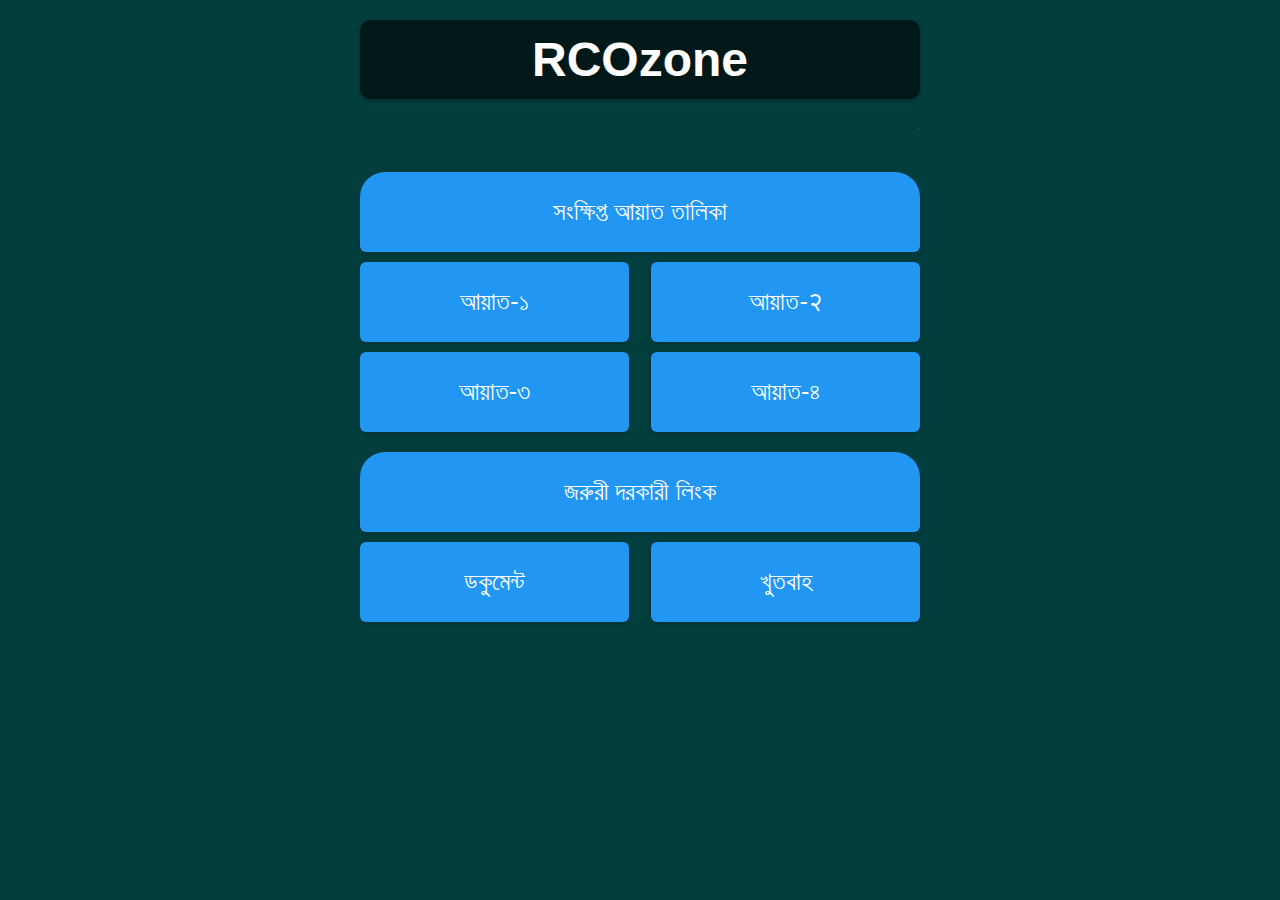
<file: index.html>
<!DOCTYPE html>
<html lang="bn">
<head>
  <meta charset="UTF-8">
  <meta name="viewport" content="width=device-width, initial-scale=1.0, maximum-scale=1.0, user-scalable=no">
  <title>RCOzone</title>

  <!-- SolaimanLipi external font -->
  <link href="https://fonts.maateen.me/solaiman-lipi/font.css" rel="stylesheet"/>

  <style>
    * {
      margin: 0;
      padding: 0;
      box-sizing: border-box;
      font-family: 'SolaimanLipi', sans-serif !important;
    }

    body {
      background-color: #033E3E;
      color: #fff;
      max-width: 600px;
      margin: 0 auto;
      padding: 20px;
      text-align: center;
    }

    .header {
      background-color: rgba(0, 0, 0, 0.6);
      padding: 12px 0;
      border-radius: 10px;
      margin-bottom: 20px;
      box-shadow: 0 2px 5px rgba(0,0,0,0.3);
    }

    .header h1 {
      font-size: 48px;
    }

    .scroll-text-container {
      overflow: hidden;
      white-space: nowrap;
      margin-bottom: 20px;
    }

    .scroll-text {
      display: inline-block;
      padding-left: 100%;
      animation: scroll-left 20s linear infinite;
      font-size: 28px;
    }

    /* ডিফল্ট রং হলুদ */
    .scroll-text.yellow {
      color: #FFD700;
    }
    
    /* ২ দিন পর সাদা রং */
    .scroll-text.white {
      color: #FFFFFF;
    }

    @keyframes scroll-left {
      0% {
        transform: translateX(0);
      }
      100% {
        transform: translateX(-100%);
      }
    }

    a, a:visited, a:hover, a:active, button, .app-button {
      font-family: inherit !important;
      text-decoration: none;
      color: inherit;
    }

    .section-header {
      width: 100%;
      background-color: #2196F3;
      color: white;
      padding: 15px;
      border-radius: 25px 25px 6px 6px;
      font-size: 25px;
      box-shadow: 0 2px 5px rgba(0,0,0,0.2);
      margin-bottom: 10px;
      height: 80px;
      display: flex;
      align-items: center;
      justify-content: center;
    }

    .button-grid {
      display: flex;
      flex-wrap: wrap;
      justify-content: space-between;
      gap: 10px;
      margin-bottom: 20px;
    }

    .app-button {
      flex: 0 0 48%;
      background-color: #2196F3; /* সব বাটনের রং #2196F3 (নীল) */
      color: white;
      border: none;
      padding: 15px;
      border-radius: 6px;
      font-size: 25px;
      cursor: pointer;
      box-shadow: 0 2px 5px rgba(0,0,0,0.2);
      transition: all 0.3s;
      display: flex;
      align-items: center;
      justify-content: center;
      height: 80px;
    }

    .app-button:hover {
      background-color: #0b7dda;
      transform: translateY(-2px);
    }

    #offlineMessage {
      display: none;
      position: fixed;
      bottom: 20px;
      left: 50%;
      transform: translateX(-50%);
      background-color: #ff4d4d;
      color: #fff;
      padding: 15px 25px;
      border-radius: 8px;
      font-size: 18px;
      box-shadow: 0 2px 5px rgba(0,0,0,0.3);
      z-index: 200;
      animation: fadeIn 0.5s ease-in-out;
    }
    
    @keyframes fadeIn {
      from { opacity: 0; bottom: 0; }
      to { opacity: 1; bottom: 20px; }
    }

    @media (max-width: 500px) {
      .app-button, .section-header {
        font-size: 28px;
        height: 70px;
      }
      .header h1 {
        font-size: 40px;
      }
    }
  </style>
</head>
<body>

  <div class="header">
    <h1>RCOzone</h1>
  </div>

  <!-- CSS-based scrolling text -->
  <div class="scroll-text-container">
    <div class="scroll-text yellow" id="scrollingText"> 
  আসসালামুয়ালাইকুম, আয়াত ১, আয়াত ২, এই দুইটা বাটন আপডেট করা হয়েছে, ডকুমেন্টে আরো কিছু ডকুমেন্ট যোগ করা হয়েছে। 
    </div>
  </div>

  <!-- New section header with only top corners curved -->
  <div class="section-header">সংক্ষিপ্ত আয়াত তালিকা</div>

  <div class="button-grid">
    <a href="https://abubokarbd.github.io/rco/verse.html" class="app-button">আয়াত-১</a>
    <a href="https://abubokarbd.github.io/rco/verse1.html" class="app-button">আয়াত-२</a>
    <a href="https://abubokarbd.github.io/rco/verse2.html" class="app-button">আয়াত-৩</a>
    <a href="https://abubokarbd.github.io/rco/verse3.html" class="app-button">আয়াত-৪</a>
  </div>

  <!-- নতুন জরুরী দরকারী লিংক সেকশন -->
  <div class="section-header">জরুরী দরকারী লিংক</div>

  <div class="button-grid">
    <a href="https://abubokarbd.github.io/rco/doc.html" class="app-button">ডকুমেন্ট</a>
    <a href="https://abubokarbd.github.io/rco/khutbah.html" class="app-button">খুতবাহ</a>
  </div>

  <!-- Offline message -->
  <div id="offlineMessage">দয়া করে আপনার ইন্টারনেট কানেকশন চেক করুন।</div>

  <script>
    // স্ক্রলিং টেক্সটের রং পরিবর্তনের ফাংশন
    function updateTextColor() {
      const scrollingText = document.getElementById('scrollingText');
      const now = new Date();
      const storedDate = localStorage.getItem('textColorChangeDate');
      
      // যদি localStorage-এ তারিখ সেভ না করা থাকে
      if (!storedDate) {
        // বর্তমান তারিখ সেভ করুন
        localStorage.setItem('textColorChangeDate', now.toISOString());
        scrollingText.classList.add('yellow');
        scrollingText.classList.remove('white');
        return;
      }
      
      const storedTime = new Date(storedDate);
      const twoDaysLater = new Date(storedTime.getTime() + (2 * 24 * 60 * 60 * 1000)); // ২ দিন পর
      
      // যদি ২ দিন পার হয়ে গেছে
      if (now >= twoDaysLater) {
        scrollingText.classList.remove('yellow');
        scrollingText.classList.add('white');
      } else {
        scrollingText.classList.add('yellow');
        scrollingText.classList.remove('white');
        
        // ২ দিন পর স্বয়ংক্রিয়ভাবে রং পরিবর্তনের জন্য টাইমার সেট করুন
        const timeUntilChange = twoDaysLater.getTime() - now.getTime();
        setTimeout(() => {
          scrollingText.classList.remove('yellow');
          scrollingText.classList.add('white');
        }, timeUntilChange);
      }
    }
    
    // উন্নত অফলাইন ডিটেকশন ফাংশন
    function checkConnectivity() {
      const offlineMessage = document.getElementById('offlineMessage');
      
      // নিয়মিত কানেকশন চেক
      setInterval(function() {
        if (!navigator.onLine) {
          offlineMessage.style.display = 'block';
        } else {
          offlineMessage.style.display = 'none';
        }
      }, 3000); // প্রতি ৩ সেকেন্ডে চেক করবে
    }
    
    // পেজ লোড হলে ফাংশনগুলো চালু করবে
    window.addEventListener('load', function() {
      updateTextColor();
      checkConnectivity();
    });
    
    // স্ট্যান্ডার্ড ইভেন্ট লিসেনার্স
    window.addEventListener('offline', function() {
      document.getElementById('offlineMessage').style.display = 'block';
    });
    
    window.addEventListener('online', function() {
      document.getElementById('offlineMessage').style.display = 'none';
    });
    
    // বাটন ক্লিক হ্যান্ডলার
    const buttons = document.querySelectorAll(".app-button");
    buttons.forEach(button => {
      button.addEventListener("click", function(event) {
        if (!navigator.onLine) {
          event.preventDefault();
          document.getElementById('offlineMessage').style.display = 'block';
          setTimeout(() => {
            document.getElementById('offlineMessage').style.display = 'none';
          }, 5000); // ৫ সেকেন্ডের জন্য দেখাবে
        }
      });
    });
  </script>

</body>
</html>
</file>
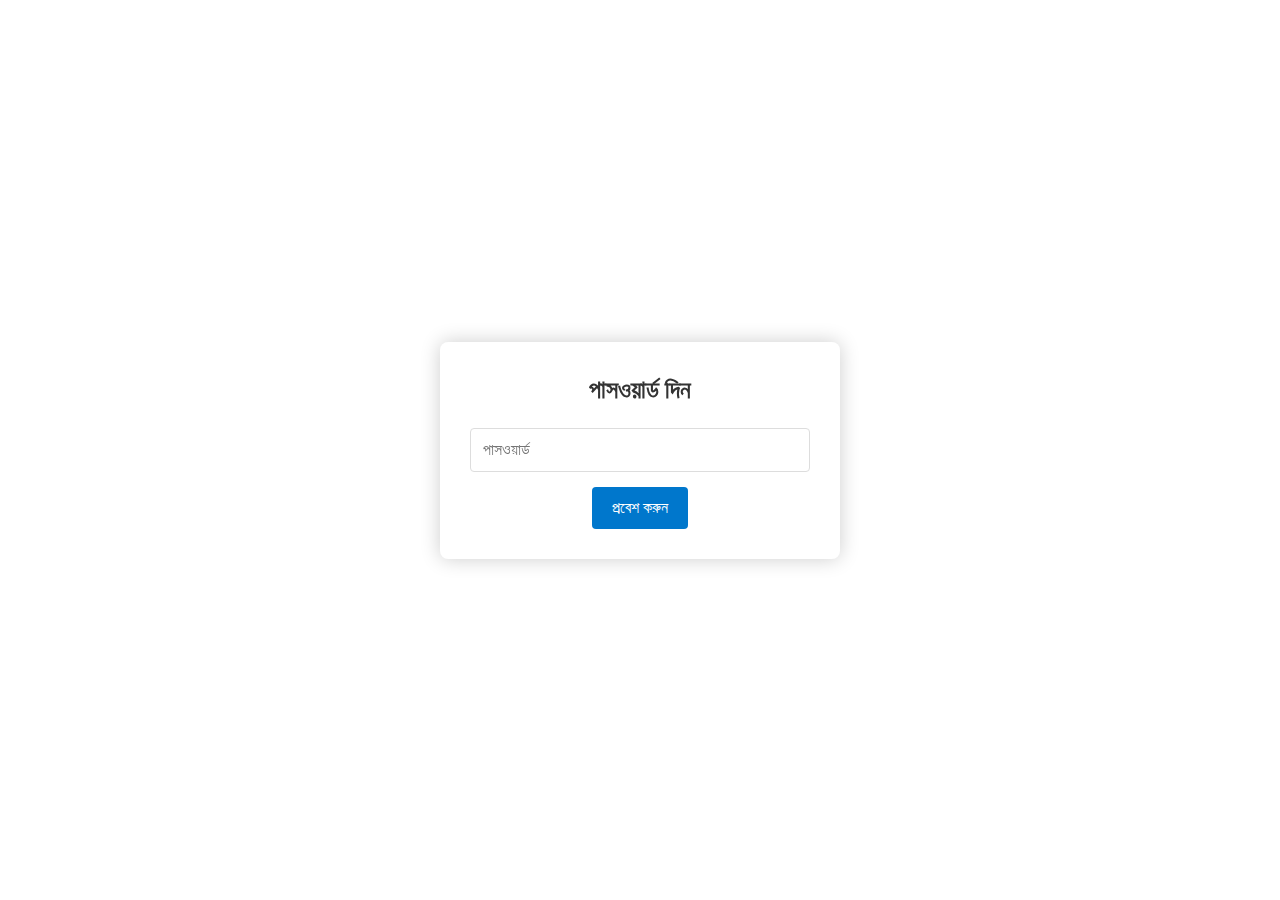
<file: doc.html>
<!DOCTYPE html>
<html lang="bn">
<head>
  <meta charset="UTF-8" />
  <meta name="viewport" content="width=device-width, initial-scale=1.0" />
  <title>আরসিও ডকুমেন্টস</title>
  <link href="https://fonts.maateen.me/solaiman-lipi/font.css" rel="stylesheet" />
  <style>
    * {
      box-sizing: border-box;
      margin: 0;
      padding: 0;
    }

    body {
      font-family: 'SolaimanLipi', sans-serif;
      background: transparent;
      padding: 15px;
      max-width: 800px;
      margin: 0 auto;
      line-height: 1.5;
    }

    h1 {
      text-align: center;
      margin: 15px 0;
      font-size: clamp(1.5rem, 4vw, 2rem);
      color: #333;
    }

    ol.documents {
      padding-left: 25px;
    }

    ol.documents li {
      margin-bottom: 6px;
      padding: 5px 0;
    }

    ol.documents a {
      font-size: clamp(16px, 3vw, 18px);
      text-decoration: none;
      color: #333;
      padding: 5px 8px;
      border-radius: 4px;
      transition: background 0.2s;
      display: inline-block;
      width: 100%;
    }

    ol.documents a:hover {
      background-color: rgba(224, 224, 224, 0.5);
    }

    .modal {
      display: none;
      position: fixed;
      z-index: 999;
      left: 0;
      top: 0;
      width: 100%;
      height: 100%;
      background-color: rgba(0, 0, 0, 0.8);
      justify-content: center;
      align-items: center;
    }

    .modal iframe {
      width: 95%;
      height: 90%;
      border: none;
      box-shadow: 0 0 20px rgba(255, 255, 255, 0.3);
    }

    .close {
      position: absolute;
      top: 15px;
      right: 20px;
      font-size: 30px;
      color: white;
      cursor: pointer;
      z-index: 1000;
    }

    .popup-download {
      font-size: 16px;
      color: white;
      background-color: #0077cc;
      padding: 5px 10px;
      border-radius: 4px;
      border: none;
      cursor: pointer;
      transition: background 0.2s;
    }

    .popup-download:hover {
      background-color: #005fa3;
    }

    .password-container {
      position: fixed;
      top: 0;
      left: 0;
      width: 100%;
      height: 100%;
      background: rgba(255, 255, 255, 0.9);
      display: flex;
      flex-direction: column;
      justify-content: center;
      align-items: center;
      z-index: 10000;
    }

    .password-box {
      background: white;
      padding: 30px;
      border-radius: 8px;
      box-shadow: 0 0 20px rgba(0, 0, 0, 0.2);
      text-align: center;
      max-width: 400px;
      width: 90%;
    }

    .password-box h2 {
      margin-bottom: 20px;
      color: #333;
    }

    .password-box input {
      width: 100%;
      padding: 12px;
      margin-bottom: 15px;
      border: 1px solid #ddd;
      border-radius: 4px;
      font-size: 16px;
    }

    .password-box button {
      background-color: #0077cc;
      color: white;
      border: none;
      padding: 12px 20px;
      border-radius: 4px;
      cursor: pointer;
      font-size: 16px;
      transition: background 0.2s;
    }

    .password-box button:hover {
      background-color: #005fa3;
    }

    .error-message {
      color: red;
      margin-top: 10px;
      display: none;
    }

    @media (max-width: 600px) {
      body {
        padding: 10px;
      }

      .modal iframe {
        width: 98%;
        height: 85%;
      }

      .close {
        font-size: 25px;
        top: 10px;
        right: 15px;
      }

      .popup-download {
        font-size: 14px;
      }

      .password-box {
        padding: 20px;
      }
    }
  </style>
</head>
<body>
  <!-- Password Protection -->
  <div class="password-container" id="passwordContainer">
    <div class="password-box">
      <h2>পাসওয়ার্ড দিন</h2>
      <input type="password" id="passwordInput" placeholder="পাসওয়ার্ড" />
      <button id="passwordSubmit">প্রবেশ করুন</button>
      <div class="error-message" id="errorMessage">ভুল পাসওয়ার্ড! আবার চেষ্টা করুন</div>
    </div>
  </div>

  <!-- Main Content -->
  <div id="content" style="display: none;">
    <h1>আরসিও সম্পর্কিত ডকুমেন্টস</h1>
    <ol class="documents">
      <li><a href="#" data-id="1sGIRqE8G7ApY1M9XGDA8r3UYUH5QgAdW">আরসিও নামকরণ</a></li>
       <li><a href="#" data-id="1gWqJiFyi7xoC_1hT4wlPaqlb63hWmUpS">যুদ্ধ ও শান্তিকালীন সময়ে ধর্মীয় শিক্ষকদের করণীয়</a></li> 
      <li><a href="#" data-id="1P-CwhHTuQe-_a4RiPdo9oH_hmMtbl8u9">৯ম গ্রেড উন্নীতকরণ ২৮ ফেব্রুয়ারী ২৪</a></li>
      <li><a href="#" data-id="1yORDrUiB6Nnu5f6fLftdgpRLHq8XW_IC">দরবারে আসন বিন্যাস</a></li>

      <li><a href="#" data-id="1tzoQHqt-4e6LOHeos-NnIf2tWJlbnERk">চিত্ত বিনোদন পলিসি ১ </a></li>
      
      <li><a href="#" data-id="1zHOiInu-Vt0387zd7fdpIqG7YETD7kk-">চিত্ত বিনোদন পলিসি </a></li>
      <li><a href="#" data-id="1QEF1AHMS1YBy3mACwhxaUzdaQf_mCBo6">আরটির চারিত্রিক বৈশিষ্ট্য</a></li>
      <li><a href="#" data-id="1Yq9mL3qHHSQ4pJlDTzEMoNpWIoeptufi">বদলীর স্থায়ী নীতিমালা, বৈদেশিক নিয়োগ</a></li>
      <li><a href="#" data-id="13n30lPDSpCI98GemDLZFZxPbCMRXwRKU">বদলীর সুপারিশ তদবির বিষয়ক</a></li>
     
      <li><a href="#" data-id="1amUvBx-_6AS7z7MncJrYXeGzH8oh69Iq">লিভ রুল ছুটির নীতিমালা</a></li>
      <li><a href="#" data-id="1BVVJ6TPpR8vVgdv7B-pOf6tv3rRSwJo3">২ মাস বাৎসরিক ছুটি, রেশন প্রদান</a></li>
      <li><a href="#" data-id="1DwgQZfUiL7A3gRsm8_fFbKkxQYenur4M">সম্মান ও মর্যাদা নিশ্চিতকরণ (ইজ্জতের চিঠি)</a></li>    
       <li><a href="#" data-id="1iO9QclcowYSkXkBF0B0VA36xjd4XWic5">মৃত ব্যক্তি সৎকার পদ্ধতি</a></li>
      <li><a href="#" data-id="1pNNX4y6aUBILhQYYj-m3hKtaT5oQ7Qdr">মৃত ব্যক্তি সৎকার -১ </a></li>
      <li><a href="#" data-id="1CnIKBsKiB1h10t09YxKkXAXBRnYbMipF">মৃত ব্যক্তি সৎকার -২</a></li>
      <li><a href="#" data-id="1fNxYO_Y2FoGhX7NF110SUfwAEuQRdSFt">মৃত ব্যক্তি সৎকার -৩</a></li> 
      <li><a href="#" data-id="1_eCD99NQBNRLiYH86kv9mRRrrRXfNoB2">এআই ২০০৩/ সেনাবাহিনীর ধর্মীয় শিক্ষকদের চাকুরির শর্তাবলী</a></li> 
     
      <li><a href="#" data-id="1yc91MGM6jOWInEkGGirseOldsYTEBCiJ">পরিবার নিরাপত্তা প্রকল্প</a></li> 
      <li><a href="#" data-id="1GhXwqdn49gg3QcYGGBAs36soRfRN3iuN">সাবান বিতরণ</a></li>
    </ol>

    

<!-- Modal Viewer -->
<div id="modal" class="modal">
  <span class="close">&times;</span>
  <form method="GET" action="https://drive.google.com/uc" style="position: absolute; top: 15px; left: 20px; z-index: 1000;">
    <input type="hidden" name="export" value="download" />
    <input type="hidden" id="fileIdInput" name="id" value="" />
    <button type="submit" class="popup-download">⬇️ ডাউনলোড</button>
  </form>
  <iframe id="pdfViewer" src="" allow="autoplay"></iframe>
</div>




            <script>
    // Password Protection System
    const passwordContainer = document.getElementById('passwordContainer');
    const passwordInput = document.getElementById('passwordInput');
    const passwordSubmit = document.getElementById('passwordSubmit');
    const errorMessage = document.getElementById('errorMessage');
    const content = document.getElementById('content');

    async function fetchPassword() {
      try {
        const sheetId = '1m1YJbWaoLgr0fo5-f9mWnB0ROnoru0mnt2yipq0obV0';
        const response = await fetch(`https://docs.google.com/spreadsheets/d/${sheetId}/gviz/tq?tqx=out:json&range=G4`);
        const text = await response.text();
        const json = JSON.parse(text.substr(47).slice(0, -2));
        return json.table.rows[0].c[0].v;
      } catch (error) {
        console.error('Error fetching password:', error);
        return 'defaultPassword';
      }
    }

    let correctPassword = '';

    async function initPasswordProtection() {
      correctPassword = await fetchPassword();

      passwordSubmit.addEventListener('click', checkPassword);
      passwordInput.addEventListener('keypress', (e) => {
        if (e.key === 'Enter') checkPassword();
      });
    }

    function checkPassword() {
      if (passwordInput.value === correctPassword) {
        passwordContainer.style.display = 'none';
        content.style.display = 'block';
        sessionStorage.setItem('passwordVerified', 'true');
      } else {
        errorMessage.style.display = 'block';
        passwordInput.value = '';
        passwordInput.focus();
      }
    }

    if (sessionStorage.getItem('passwordVerified') === 'true') {
      passwordContainer.style.display = 'none';
      content.style.display = 'block';
    } else {
      initPasswordProtection();
    }

    // Modal Viewer Logic
    const modal = document.getElementById('modal');
    const viewer = document.getElementById('pdfViewer');
    const closeBtn = document.querySelector('.close');
    const fileIdInput = document.getElementById('fileIdInput');

    document.querySelectorAll('.documents a').forEach(tag => {
      tag.addEventListener('click', function(e) {
        e.preventDefault();
        const fileId = this.getAttribute('data-id');
        viewer.src = `https://drive.google.com/file/d/${fileId}/preview`;
        fileIdInput.value = fileId;
        modal.style.display = 'flex';
        document.body.style.overflow = 'hidden';
      });
    });

    closeBtn.addEventListener('click', () => {
      modal.style.display = 'none';
      viewer.src = '';
      fileIdInput.value = '';
      document.body.style.overflow = 'auto';
    });

    window.addEventListener('click', (e) => {
      if (e.target === modal) {
        modal.style.display = 'none';
        viewer.src = '';
        fileIdInput.value = '';
        document.body.style.overflow = 'auto';
      }
    });
  </script>
</body>
</html>
</file>
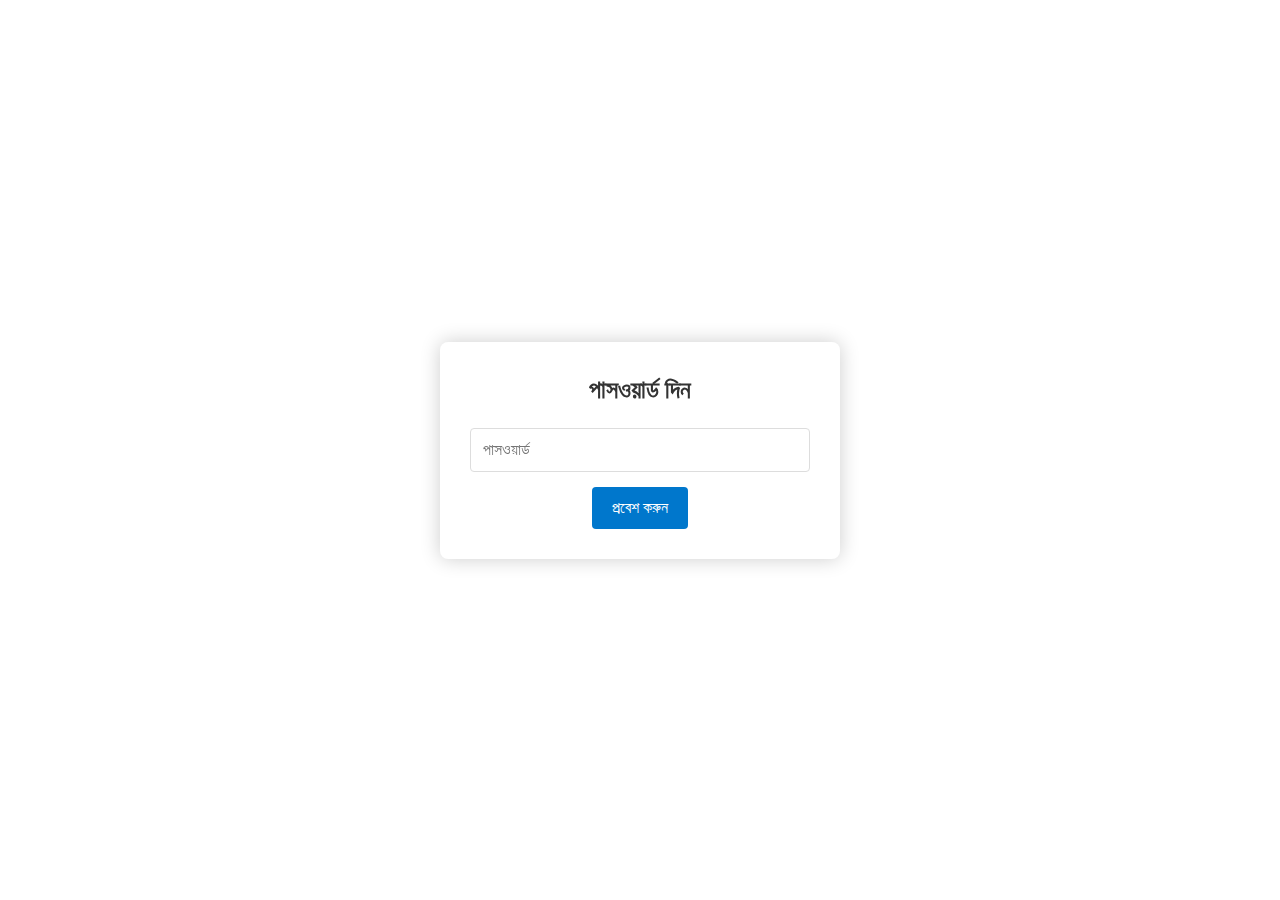
<file: khutbah.html>
<!DOCTYPE html>
<html lang="bn">
<head>
  <meta charset="UTF-8">
  <meta name="viewport" content="width=device-width, initial-scale=1.0">
  <title>আরসিও ডকুমেন্টস</title>
  <style>
    @font-face {
      font-family: 'SolaimanLipi';
      src: url('fonts/solaimanlipi.ttf') format('truetype');
    }

    * {
      box-sizing: border-box;
      margin: 0;
      padding: 0;
    }

    body {
      font-family: 'SolaimanLipi', sans-serif;
      background: transparent;
      padding: 15px;
      max-width: 800px;
      margin: 0 auto;
      line-height: 1.5;
    }

    h1 {
      text-align: center;
      margin: 15px 0;
      font-size: clamp(1.5rem, 4vw, 2rem);
      color: #333;
    }

    ol.documents {
      padding-left: 25px;
      margin: 0;
    }

    ol.documents li {
      margin-bottom: 6px;
      padding: 5px 0;
    }

    ol.documents a {
      font-size: clamp(16px, 3vw, 18px);
      text-decoration: none;
      color: #333;
      padding: 5px 8px;
      border-radius: 4px;
      transition: background 0.2s;
      display: inline-block;
      width: 100%;
    }

    ol.documents a:hover {
      background-color: rgba(224, 224, 224, 0.5);
    }

    .modal {
      display: none;
      position: fixed;
      z-index: 999;
      left: 0;
      top: 0;
      width: 100%;
      height: 100%;
      background-color: rgba(0,0,0,0.8);
      justify-content: center;
      align-items: center;
    }

    .modal iframe {
      width: 95%;
      height: 90%;
      border: none;
      box-shadow: 0 0 20px rgba(255,255,255,0.3);
    }

    .close {
      position: absolute;
      top: 15px;
      right: 20px;
      font-size: 30px;
      color: white;
      cursor: pointer;
      z-index: 1000;
    }

    .popup-download {
      position: absolute;
      top: 15px;
      left: 20px;
      font-size: 16px;
      color: white;
      background-color: #0077cc;
      padding: 5px 10px;
      border-radius: 4px;
      text-decoration: none;
      z-index: 1000;
      transition: background 0.2s;
    }

    .popup-download:hover {
      background-color: #005fa3;
    }

    /* Password Protection Styles */
    .password-container {
      position: fixed;
      top: 0;
      left: 0;
      width: 100%;
      height: 100%;
      background: rgba(255, 255, 255, 0.9);
      display: flex;
      flex-direction: column;
      justify-content: center;
      align-items: center;
      z-index: 10000;
    }

    .password-box {
      background: white;
      padding: 30px;
      border-radius: 8px;
      box-shadow: 0 0 20px rgba(0, 0, 0, 0.2);
      text-align: center;
      max-width: 400px;
      width: 90%;
    }

    .password-box h2 {
      margin-bottom: 20px;
      color: #333;
    }

    .password-box input {
      width: 100%;
      padding: 12px;
      margin-bottom: 15px;
      border: 1px solid #ddd;
      border-radius: 4px;
      font-size: 16px;
    }

    .password-box button {
      background-color: #0077cc;
      color: white;
      border: none;
      padding: 12px 20px;
      border-radius: 4px;
      cursor: pointer;
      font-size: 16px;
      transition: background 0.2s;
    }

    .password-box button:hover {
      background-color: #005fa3;
    }

    .error-message {
      color: red;
      margin-top: 10px;
      display: none;
    }

    @media (max-width: 600px) {
      body {
        padding: 10px;
      }
      
      .modal iframe {
        width: 98%;
        height: 85%;
      }
      
      .close {
        font-size: 25px;
        top: 10px;
        right: 15px;
      }
      
      .popup-download {
        font-size: 14px;
        top: 10px;
        left: 15px;
      }
      
      .password-box {
        padding: 20px;
      }
    }
  </style>
</head>
<body>
  <!-- Password Protection -->
  <div class="password-container" id="passwordContainer">
    <div class="password-box">
      <h2>পাসওয়ার্ড দিন</h2>
      <input type="password" id="passwordInput" placeholder="পাসওয়ার্ড">
      <button id="passwordSubmit">প্রবেশ করুন</button>
      <div class="error-message" id="errorMessage">ভুল পাসওয়ার্ড! আবার চেষ্টা করুন</div>
    </div>
  </div>

  <!-- Main Content (hidden until password is correct) -->
  <div id="content" style="display: none;">
    <h1>আরসিও সম্পর্কিত ডকুমেন্টস</h1>

    <ol class="documents">
      <li><a href="#" data-id="1sGIRqE8G7ApY1M9XGDA8r3UYUH5QgAdW">আরসিও নামকরণ</a></li>
      <li><a href="#" data-id="1yORDrUiB6Nnu5f6fLftdgpRLHq8XW_IC">দরবারে আসন বিন্যাস</a></li>
      <li><a href="#" data-id="1QEF1AHMS1YBy3mACwhxaUzdaQf_mCBo6">আরটির চারিত্রিক বৈশিষ্ট্য</a></li>
      <li><a href="#" data-id="13n30lPDSpCI98GemDLZFZxPbCMRXwRKU">বদলীর সুপারিশ তদবির বিষয়ক</a></li>
      <li><a href="#" data-id="1iO9QclcowYSkXkBF0B0VA36xjd4XWic5">মৃত ব্যক্তি সৎকার পদ্ধতি</a></li>
      <li><a href="#" data-id="1amUvBx-_6AS7z7MncJrYXeGzH8oh69Iq">লিভ রুল ছুটির নীতিমালা</a></li>
      <li><a href="#" data-id="1DwgQZfUiL7A3gRsm8_fFbKkxQYenur4M">সম্মান ও মর্যাদা নিশ্চিতকরণ (ইজ্জতের চিঠি)</a></li>
    </ol>

    <!-- Modal Viewer -->
    <div id="modal" class="modal">
      <span class="close">&times;</span>
      <a id="popupDownload" class="popup-download" href="#" target="_blank">⬇️ ডাউনলোড</a>
      <iframe id="pdfViewer" src="" allow="autoplay"></iframe>
    </div>
  </div>

  <script>
    // Password Protection System
    const passwordContainer = document.getElementById('passwordContainer');
    const passwordInput = document.getElementById('passwordInput');
    const passwordSubmit = document.getElementById('passwordSubmit');
    const errorMessage = document.getElementById('errorMessage');
    const content = document.getElementById('content');
    
    // Fetch password from Google Sheets
    async function fetchPassword() {
      try {
        const sheetId = '1m1YJbWaoLgr0fo5-f9mWnB0ROnoru0mnt2yipq0obV0';
        const response = await fetch(`https://docs.google.com/spreadsheets/d/${sheetId}/gviz/tq?tqx=out:json&range=G4`);
        const text = await response.text();
        const json = JSON.parse(text.substr(47).slice(0, -2));
        return json.table.rows[0].c[0].v;
      } catch (error) {
        console.error('Error fetching password:', error);
        return 'defaultPassword'; // Fallback password if fetch fails
      }
    }

    // Initialize password protection
    let correctPassword = '';
    
    async function initPasswordProtection() {
      correctPassword = await fetchPassword();
      
      passwordSubmit.addEventListener('click', checkPassword);
      passwordInput.addEventListener('keypress', (e) => {
        if (e.key === 'Enter') checkPassword();
      });
    }

    function checkPassword() {
      if (passwordInput.value === correctPassword) {
        passwordContainer.style.display = 'none';
        content.style.display = 'block';
        // Store in session so password isn't needed again
        sessionStorage.setItem('passwordVerified', 'true');
      } else {
        errorMessage.style.display = 'block';
        passwordInput.value = '';
        passwordInput.focus();
      }
    }

    // Check if already verified in this session
    if (sessionStorage.getItem('passwordVerified') === 'true') {
      passwordContainer.style.display = 'none';
      content.style.display = 'block';
    } else {
      initPasswordProtection();
    }

    // Main Document Viewer Functionality
    const modal = document.getElementById('modal');
    const viewer = document.getElementById('pdfViewer');
    const closeBtn = document.querySelector('.close');
    const popupDownload = document.getElementById('popupDownload');

    document.querySelectorAll('.documents a').forEach(tag => {
      tag.addEventListener('click', function(e) {
        e.preventDefault();
        const fileId = this.getAttribute('data-id');
        viewer.src = `https://drive.google.com/file/d/${fileId}/preview`;
        popupDownload.href = `https://drive.google.com/uc?export=download&id=${fileId}`;
        modal.style.display = 'flex';
        document.body.style.overflow = 'hidden';
      });
    });

    closeBtn.addEventListener('click', () => {
      modal.style.display = 'none';
      viewer.src = '';
      popupDownload.href = '#';
      document.body.style.overflow = 'auto';
    });

    window.addEventListener('click', (e) => {
      if (e.target === modal) {
        modal.style.display = 'none';
        viewer.src = '';
        popupDownload.href = '#';
        document.body.style.overflow = 'auto';
      }
    });
  </script>
</body>
</html>
</file>
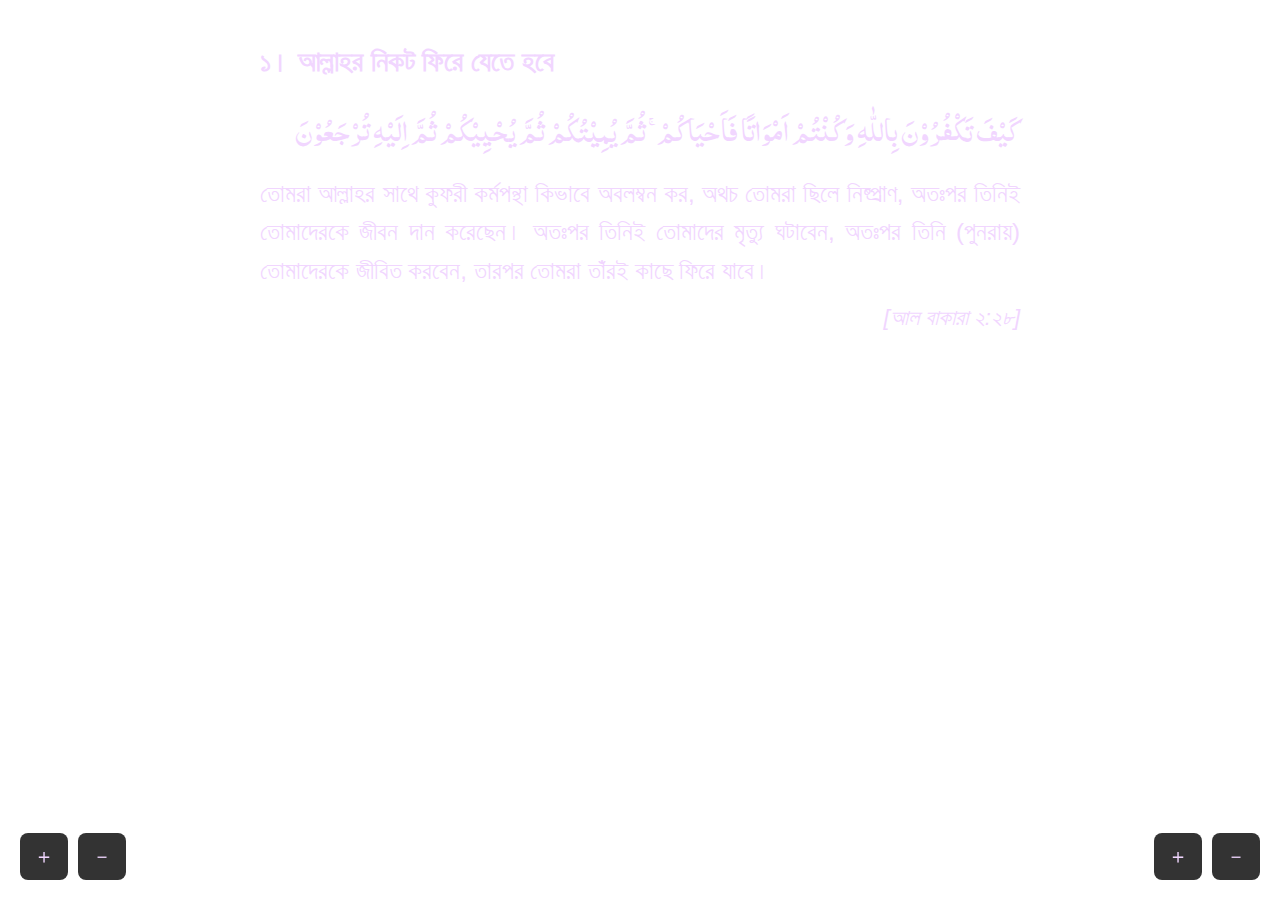
<file: verse.html>
<!DOCTYPE html>
<html lang="bn">
<head>
  <meta charset="UTF-8">
  <meta name="viewport" content="width=device-width, initial-scale=1.0">
  <title>আয়াত তালিকা -১</title>

  <!-- বাংলা ফন্ট -->
  <link href="https://fonts.maateen.me/solaiman-lipi/font.css" rel="stylesheet"/>

  <style>
    /* আরবি ফন্ট লোড */
    @font-face {
      font-family: 'Al_Majeed_Quranic';
      src: url('https://abubokarbd.github.io/rco/fonts/Al_Majeed_Quranic.ttf') format('truetype');
      font-display: swap;
    }

    body {
      font-family: 'SolaimanLipi', sans-serif;
      background-color: transparent; /* ট্রান্সফারেন্ট পেজ */
      color: #F1D6FF; /* ফন্ট কালার */
      line-height: 1.6;
      padding: 20px;
      max-width: 800px;
      margin: 0 auto;
      padding-bottom: 60px;
      font-size: 32px;
    }

    .verse-container {
      margin-bottom: 40px;
      padding: 20px;
      background-color: transparent; /* ট্রান্সফারেন্ট */
      border-radius: 10px;
    }

    .verse-title {
      font-size: 28px;
      font-weight: bold;
      margin-bottom: 15px;
    }

    .arabic-verse {
      font-family: 'Al_Majeed_Quranic', serif;
      font-size: 30px;
      text-align: right;
      direction: rtl;
      line-height: 2;
      margin: 15px 0;
      transition: font-size 0.3s ease;
      color: #F1D6FF;
    }

    .translation {
      font-size: 24px;
      margin: 10px 0;
      text-align: justify;
      transition: font-size 0.3s ease;
      color: #F1D6FF;
    }

    .reference {
      font-size: 22px;
      text-align: right;
      font-style: italic;
      margin-top: 10px;
      color: #F1D6FF;
    }

    /* Zoom controls */
    .zoom-controls {
      position: fixed;
      bottom: 20px;
      display: flex;
      gap: 10px;
      z-index: 1000;
    }

    .zoom-arabic {
      right: 20px;
    }

    .zoom-bangla {
      left: 20px;
    }

    .zoom-controls button {
      background: #333; /* হালকা ডার্ক */
      color: #F1D6FF;
      border: none;
      border-radius: 8px;
      padding: 10px 14px;
      cursor: pointer;
      font-size: 20px;
      transition: background 0.2s;
    }

    .zoom-controls button:hover {
      background: #555;
    }
  </style>
</head>
<body>

  <div class="verse-container">
    <div class="verse-title">১। আল্লাহর নিকট ফিরে যেতে হবে</div>
    <div class="arabic-verse" id="arabicVerse">
      کَیۡفَ تَکۡفُرُوۡنَ بِاللّٰہِ وَکُنۡتُمۡ اَمۡوَاتًا فَاَحۡیَاکُمۡ ۚ ثُمَّ یُمِیۡتُکُمۡ ثُمَّ یُحۡیِیۡکُمۡ ثُمَّ اِلَیۡہِ تُرۡجَعُوۡنَ
    </div>
    <div class="translation" id="banglaTranslation">
      তোমরা আল্লাহর সাথে কুফরী কর্মপন্থা কিভাবে অবলম্বন কর, অথচ তোমরা ছিলে নিষ্প্রাণ, অতঃপর তিনিই তোমাদেরকে জীবন দান করেছেন। অতঃপর তিনিই তোমাদের মৃত্যু ঘটাবেন, অতঃপর তিনি (পুনরায়) তোমাদেরকে জীবিত করবেন, তারপর তোমরা তাঁরই কাছে ফিরে যাবে।
    </div>
    <div class="reference">[আল বাকারা ২:২৮]</div>
  </div>

  <!-- Arabic Zoom Controls -->
  <div class="zoom-controls zoom-arabic">
    <button onclick="zoomIn('arabicVerse')">＋</button>
    <button onclick="zoomOut('arabicVerse')">－</button>
  </div>

  <!-- Bangla Zoom Controls -->
  <div class="zoom-controls zoom-bangla">
    <button onclick="zoomIn('banglaTranslation')">＋</button>
    <button onclick="zoomOut('banglaTranslation')">－</button>
  </div>

  <script>
    function zoomIn(id) {
      const el = document.getElementById(id);
      let style = window.getComputedStyle(el, null).getPropertyValue('font-size');
      let currentSize = parseFloat(style);
      el.style.fontSize = (currentSize + 2) + 'px';
    }

    function zoomOut(id) {
      const el = document.getElementById(id);
      let style = window.getComputedStyle(el, null).getPropertyValue('font-size');
      let currentSize = parseFloat(style);
      el.style.fontSize = (currentSize - 2) + 'px';
    }
  </script>

</body>
</html>
</file>
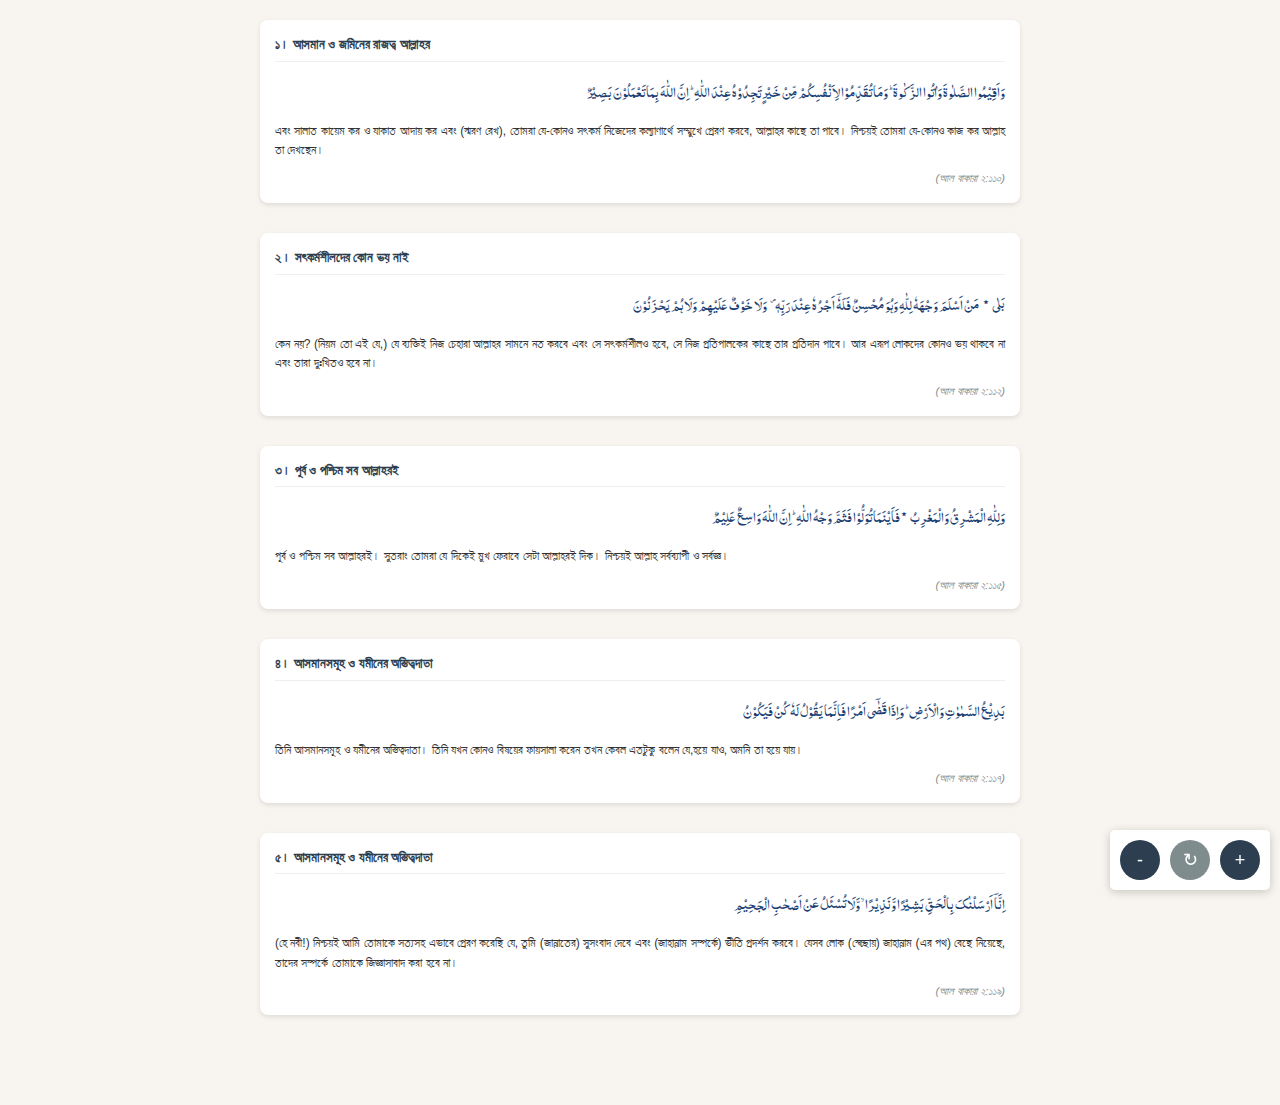
<file: verse3.html>
<!DOCTYPE html>
<html lang="bn">
<head>
  <meta charset="UTF-8">
  <meta name="viewport" content="width=device-width, initial-scale=1.0">
  <title>কুরআনের আয়াতসমূহ</title>
  <style>
    /* Font Imports from GitHub */
    @font-face {
      font-family: 'SolaimanLipi';
      src: url('https://abubokarbd.github.io/rco/fonts/solaimanlipi.ttf') format('truetype');
      font-display: swap;
    }
    
    @font-face {
      font-family: 'Al_Majeed_Quranic';
      src: url('https://abubokarbd.github.io/rco/fonts/Al_Majeed_Quranic.ttf') format('truetype');
      font-display: swap;
    }
    
    * {
      box-sizing: border-box;
      margin: 0;
      padding: 0;
    }
    
    body {
      font-family: 'SolaimanLipi', sans-serif;
      background-color: #f8f5f0;
      color: #333;
      line-height: 1.6;
      padding: 20px;
      max-width: 800px;
      margin: 0 auto;
      padding-bottom: 60px;
    }
    
    .verse-container {
      margin-bottom: 30px;
      padding: 15px;
      background-color: #fff;
      border-radius: 8px;
      box-shadow: 0 2px 5px rgba(0,0,0,0.1);
    }
    
    .verse-title {
      font-size: 13px;
      font-weight: bold;
      color: #2c3e50;
      margin-bottom: 10px;
      border-bottom: 1px solid #eee;
      padding-bottom: 5px;
    }
    
    .arabic-verse {
      font-family: 'Al_Majeed_Quranic', serif;
      font-size: 15px;
      text-align: right;
      direction: rtl;
      line-height: 2;
      margin: 15px 0;
      color: #1a3e72;
      transition: font-size 0.3s ease;
    }
    
    .translation {
      font-size: 12px;
      margin: 10px 0;
      text-align: justify;
    }
    
    .reference {
      font-size: 11px;
      color: #7f8c8d;
      text-align: right;
      font-style: italic;
      margin-top: 10px;
    }
    
    .zoom-controls {
      position: fixed;
      bottom: 10px;
      right: 10px;
      background: white;
      padding: 10px;
      border-radius: 5px;
      box-shadow: 0 2px 10px rgba(0,0,0,0.2);
      display: flex;
      gap: 10px;
      z-index: 100;
    }
    
    .zoom-btn {
      background: #2c3e50;
      color: white;
      border: none;
      width: 40px;
      height: 40px;
      border-radius: 50%;
      font-size: 18px;
      cursor: pointer;
      display: flex;
      align-items: center;
      justify-content: center;
    }
    
    .zoom-btn:hover {
      background: #1a3e72;
    }
    
    .zoom-reset {
      background: #7f8c8d;
    }
    
    @media (max-width: 600px) {
      body {
        padding: 10px;
      }
      
      .verse-container {
        padding: 10px;
      }
      
      .arabic-verse {
        font-size: 14px;
        line-height: 1.8;
      }
      
      .translation {
        font-size: 11px;
      }
      
      .zoom-controls {
        bottom: 5px;
        right: 5px;
      }
    }
  </style>
</head>
<body>
  <!-- Previous verses here... -->

  <div class="verse-container">
    <div class="verse-title">১। আসমান ও জমিনের রাজত্ব আল্লাহর</div>
    <div class="arabic-verse">وَاَقِیۡمُوا الصَّلٰوۃَ وَاٰتُوا الزَّکٰوۃَ ؕ وَمَا تُقَدِّمُوۡا لِاَنۡفُسِکُمۡ مِّنۡ خَیۡرٍ تَجِدُوۡہُ عِنۡدَ اللّٰہِ ؕ اِنَّ اللّٰہَ بِمَا تَعۡمَلُوۡنَ بَصِیۡرٌ</div>
    <div class="translation">এবং সালাত কায়েম কর ও যাকাত আদায় কর এবং (স্মরণ রেখ), তোমরা যে-কোনও সৎকর্ম নিজেদের কল্যাণার্থে সম্মুখে প্রেরণ করবে, আল্লাহর কাছে তা পাবে। নিশ্চয়ই তোমরা যে-কোনও কাজ কর আল্লাহ তা দেখছেন।</div>
    <div class="reference">(আল বাকারা ২:১১০)</div>
  </div>
  
  <div class="verse-container">
    <div class="verse-title">২। সৎকর্মশীলদের কোন ভয় নাই</div>
    <div class="arabic-verse">بَلٰی ٭  مَنۡ اَسۡلَمَ وَجۡہَہٗ لِلّٰہِ وَہُوَ مُحۡسِنٌ فَلَہٗۤ اَجۡرُہٗ عِنۡدَ رَبِّہٖ ۪  وَلَا خَوۡفٌ عَلَیۡہِمۡ وَلَا ہُمۡ یَحۡزَنُوۡنَ</div>
    <div class="translation">কেন নয়? (নিয়ম তো এই যে,) যে ব্যক্তিই নিজ চেহারা আল্লাহর সামনে নত করবে এবং সে সৎকর্মশীলও হবে, সে নিজ প্রতিপালকের কাছে তার প্রতিদান পাবে। আর এরূপ লোকদের কোনও ভয় থাকবে না এবং তারা দুঃখিতও হবে না।</div>
    <div class="reference">(আল বাকারা ২:১১২)</div>
  </div>
  
  <div class="verse-container">
    <div class="verse-title">৩। পূর্ব ও পশ্চিম সব আল্লাহরই</div>
    <div class="arabic-verse">وَلِلّٰہِ الۡمَشۡرِقُ وَالۡمَغۡرِبُ ٭ فَاَیۡنَمَا تُوَلُّوۡا فَثَمَّ وَجۡہُ اللّٰہِ ؕ اِنَّ اللّٰہَ وَاسِعٌ عَلِیۡمٌ</div>
    <div class="translation">পূর্ব ও পশ্চিম সব আল্লাহরই। সুতরাং তোমরা যে দিকেই মুখ ফেরাবে সেটা আল্লাহরই দিক। নিশ্চয়ই আল্লাহ সর্বব্যাপী ও সর্বজ্ঞ।</div>
    <div class="reference">(আল বাকারা ২:১১৫)</div>
  </div>
  
  <div class="verse-container">
    <div class="verse-title">৪। আসমানসমূহ ও যমীনের অস্তিত্বদাতা</div>
    <div class="arabic-verse">بَدِیۡعُ السَّمٰوٰتِ وَالۡاَرۡضِ ؕ وَاِذَا قَضٰۤی اَمۡرًا فَاِنَّمَا یَقُوۡلُ لَہٗ کُنۡ فَیَکُوۡنُ</div>
    <div class="translation">তিনি আসমানসমূহ ও যমীনের অস্তিত্বদাতা। তিনি যখন কোনও বিষয়ের ফায়সালা করেন তখন কেবল এতটুকু বলেন যে,হয়ে যাও, অমনি তা হয়ে যায়।</div>
    <div class="reference">(আল বাকারা ২:১১৭)</div>
  </div>
  
  <div class="verse-container">
    <div class="verse-title">৫। আসমানসমূহ ও যমীনের অস্তিত্বদাতা</div>
    <div class="arabic-verse">اِنَّاۤ اَرۡسَلۡنٰکَ بِالۡحَقِّ بَشِیۡرًا وَّنَذِیۡرًا ۙ وَّلَا تُسۡئَلُ عَنۡ اَصۡحٰبِ الۡجَحِیۡمِ</div>
    <div class="translation">(হে নবী!) নিশ্চয়ই আমি তোমাকে সত্যসহ এভাবে প্রেরণ করেছি যে, তুমি (জান্নাতের) সুসংবাদ দেবে এবং (জাহান্নাম সম্পর্কে) ভীতি প্রদর্শন করবে। যেসব লোক (স্বেচ্ছায়) জাহান্নাম (এর পথ) বেছে নিয়েছে, তাদের সম্পর্কে তোমাকে জিজ্ঞাসাবাদ করা হবে না।</div>
    <div class="reference">(আল বাকারা ২:১১৯)</div>
  </div>

  <div class="zoom-controls">
    <button class="zoom-btn" id="zoomOut">-</button>
    <button class="zoom-btn zoom-reset" id="zoomReset">↻</button>
    <button class="zoom-btn" id="zoomIn">+</button>
  </div>

  <script>
    // Arabic text zoom functionality with localStorage
    document.addEventListener('DOMContentLoaded', function() {
      const arabicVerses = document.querySelectorAll('.arabic-verse');
      const zoomInBtn = document.getElementById('zoomIn');
      const zoomOutBtn = document.getElementById('zoomOut');
      const zoomResetBtn = document.getElementById('zoomReset');
      
      // Load saved zoom level or set default
      let currentZoom = localStorage.getItem('arabicTextZoom') || 1;
      applyZoom(currentZoom);
      
      // Zoom in function
      zoomInBtn.addEventListener('click', function() {
        currentZoom = Math.min(parseFloat(currentZoom) + 0.1, 2.0);
        applyZoom(currentZoom);
        saveZoom();
      });
      
      // Zoom out function
      zoomOutBtn.addEventListener('click', function() {
        currentZoom = Math.max(parseFloat(currentZoom) - 0.1, 0.7);
        applyZoom(currentZoom);
        saveZoom();
      });
      
      // Reset zoom function
      zoomResetBtn.addEventListener('click', function() {
        currentZoom = 1;
        applyZoom(currentZoom);
        saveZoom();
      });
      
      // Apply zoom to all Arabic text
      function applyZoom(zoomLevel) {
        const baseSize = 15;
        arabicVerses.forEach(verse => {
          verse.style.fontSize = (baseSize * zoomLevel) + 'px';
        });
      }
      
      // Save zoom level to localStorage
      function saveZoom() {
        localStorage.setItem('arabicTextZoom', currentZoom);
      }
    });
  </script>
</body>
</html>
</file>
